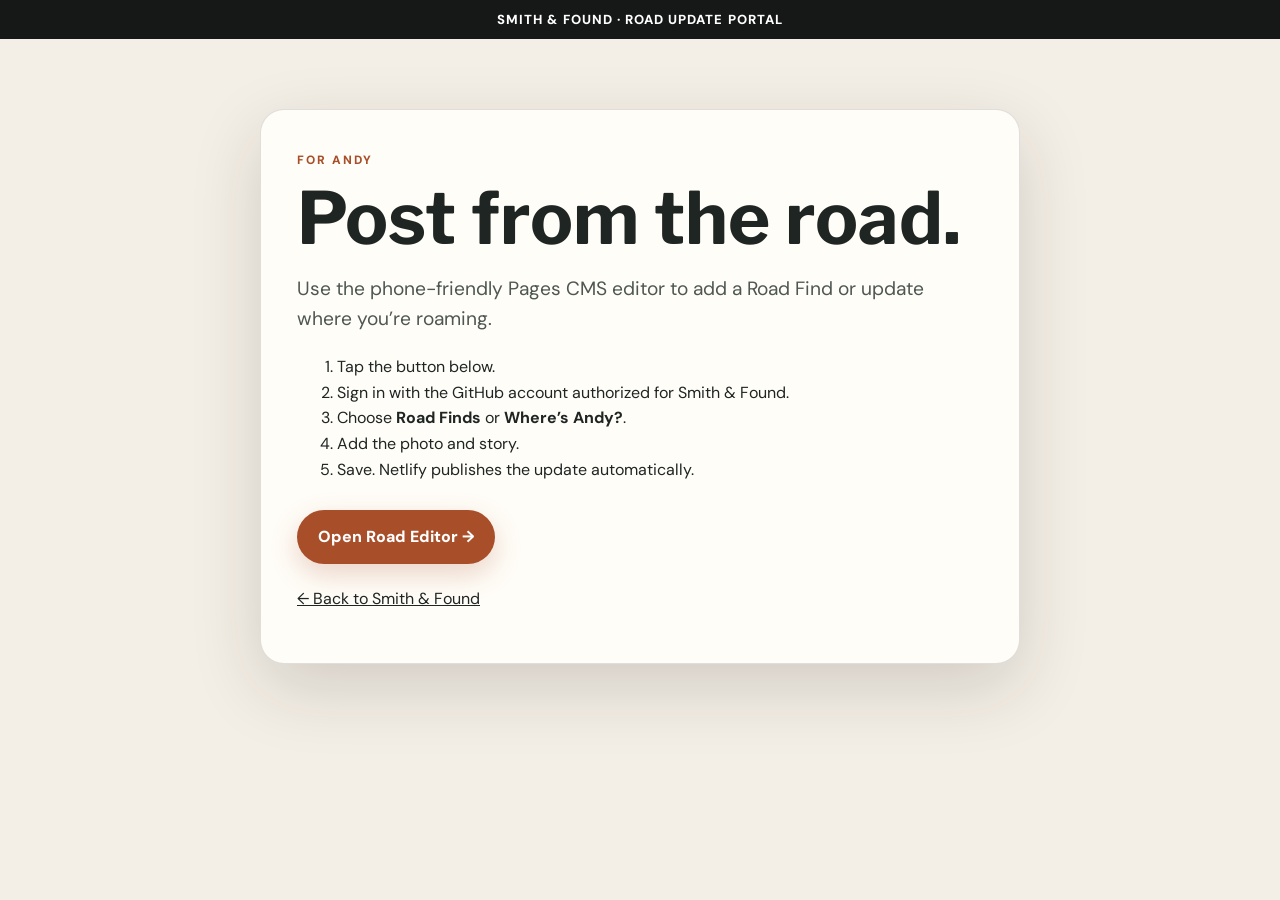
<file: admin/index.html>
<!doctype html>
<html lang="en">
<head>
  <meta charset="utf-8">
  <meta name="viewport" content="width=device-width,initial-scale=1">
  <title>Road Update Portal | Smith & Found</title>
  <link rel="stylesheet" href="/styles.css">
</head>
<body>
  <div class="topbar">SMITH & FOUND · ROAD UPDATE PORTAL</div>

  <main class="container">
    <div class="admin-card">
      <span class="section-kicker">FOR ANDY</span>
      <h1 style="font-family:'Libre Franklin',sans-serif;font-size:clamp(2.7rem,8vw,4.5rem);line-height:1;margin:10px 0 20px">Post from the road.</h1>

      <p class="lead">
        Use the phone-friendly Pages CMS editor to add a Road Find or update where you’re roaming.
      </p>

      <ol>
        <li>Tap the button below.</li>
        <li>Sign in with the GitHub account authorized for Smith & Found.</li>
        <li>Choose <strong>Road Finds</strong> or <strong>Where’s Andy?</strong>.</li>
        <li>Add the photo and story.</li>
        <li>Save. Netlify publishes the update automatically.</li>
      </ol>

      <p style="margin-top:28px">
        <a class="btn" href="https://app.pagescms.org/" target="_blank" rel="noopener">Open Road Editor →</a>
      </p>

      <p style="margin-top:22px"><a href="/">← Back to Smith & Found</a></p>
    </div>
  </main>
</body>
</html>
</file>
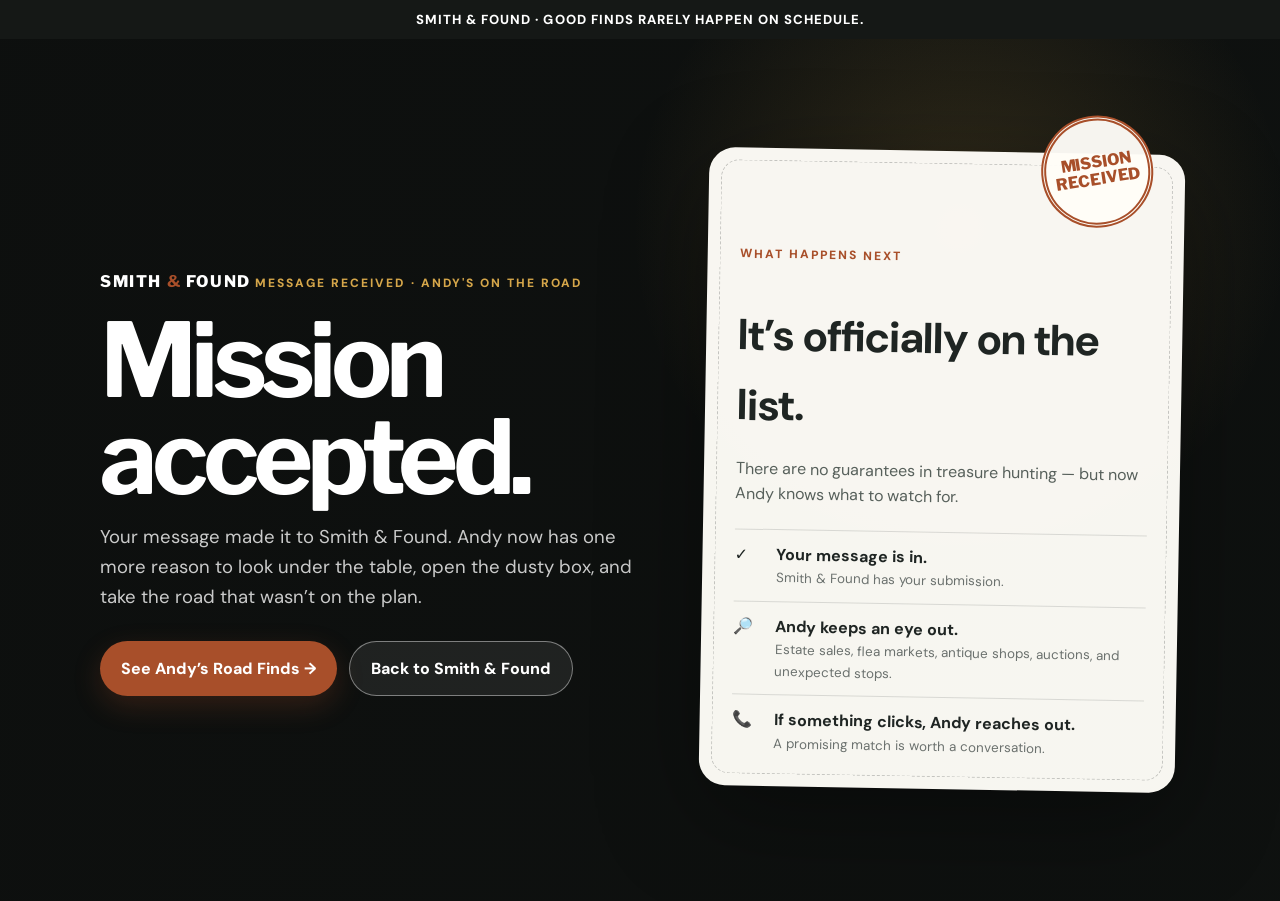
<file: thank-you.html>
<!doctype html>
<html lang="en">
<head>
  <meta charset="utf-8">
  <meta name="viewport" content="width=device-width,initial-scale=1">
  <meta name="theme-color" content="#1f2523">
  <meta name="description" content="Mission received by Smith & Found.">
  <title>Mission Received | Smith & Found</title>
  <link rel="stylesheet" href="/styles.css">
  <style>
    body.thanks{min-height:100vh;background:#111513;color:white}
    .thanks-wrap{
      min-height:calc(100vh - 38px);
      display:grid;
      place-items:center;
      padding:50px 0;
      position:relative;
      overflow:hidden;
      background:
        linear-gradient(100deg,rgba(13,15,14,.95),rgba(13,15,14,.68)),
        url('https://images.unsplash.com/photo-1517423568366-8b83523034fd?auto=format&fit=crop&w=2000&q=85') center/cover;
    }
    .thanks-wrap:after{
      content:"";
      position:absolute;inset:0;
      background:radial-gradient(circle at 75% 22%,rgba(213,166,74,.18),transparent 28%);
    }
    .thanks-grid{
      position:relative;z-index:2;
      width:min(1080px,calc(100% - 32px));
      display:grid;
      grid-template-columns:1.08fr .92fr;
      gap:46px;
      align-items:center;
    }
    .thanks-brand{
      color:white;text-decoration:none;
      font-family:'Libre Franklin',sans-serif;
      font-weight:800;letter-spacing:.10em
    }
    .thanks-brand b{color:var(--rust)}
    .thanks-copy h1{
      margin:18px 0;
      max-width:8ch;
      font-family:'Libre Franklin',sans-serif;
      font-size:clamp(3.6rem,8vw,7rem);
      line-height:.94;letter-spacing:-.055em
    }
    .thanks-copy p{max-width:650px;color:rgba(255,255,255,.78);font-size:1.16rem}
    .thanks-actions{display:flex;flex-wrap:wrap;gap:12px;margin-top:28px}
    .thanks-card{
      position:relative;
      padding:32px;
      background:rgba(255,253,248,.97);
      color:var(--ink);
      border-radius:26px;
      box-shadow:0 30px 100px rgba(0,0,0,.36);
      transform:rotate(1deg)
    }
    .thanks-card:before{
      content:"";
      position:absolute;inset:12px;
      border:1px dashed rgba(31,37,35,.24);
      border-radius:18px
    }
    .thanks-card>*{position:relative;z-index:1}
    .mission-stamp{
      width:112px;height:112px;
      margin:-70px 0 18px auto;
      display:grid;place-items:center;
      border:5px double var(--rust);
      border-radius:50%;
      color:var(--rust);
      background:rgba(255,253,248,.96);
      font-family:'Libre Franklin',sans-serif;
      font-weight:800;text-align:center;line-height:1.05;
      transform:rotate(-10deg)
    }
    .thanks-card h2{font-size:2.7rem;margin-bottom:10px}
    .thanks-card p{color:#57605b}
    .steps{list-style:none;padding:0;margin:22px 0 0;display:grid;gap:12px}
    .steps li{display:grid;grid-template-columns:32px 1fr;gap:10px;padding-top:12px;border-top:1px solid var(--line)}
    .steps strong{display:block}
    .steps small{display:block;color:#6b716e}
    @media(max-width:850px){
      .thanks-grid{grid-template-columns:1fr;gap:66px}
      .thanks-card{transform:none}
    }
  </style>
</head>
<body class="thanks">
  <div class="topbar">SMITH & FOUND · GOOD FINDS RARELY HAPPEN ON SCHEDULE.</div>

  <main class="thanks-wrap">
    <div class="thanks-grid">
      <section class="thanks-copy">
        <a class="thanks-brand" href="/">SMITH <b>&</b> FOUND</a>
        <div class="section-kicker gold" style="margin-top:30px">MESSAGE RECEIVED · ANDY'S ON THE ROAD</div>
        <h1 id="thanks-title">Mission accepted.</h1>
        <p id="thanks-lead">
          Your message made it to Smith & Found. Andy now has one more reason to look under the table,
          open the dusty box, and take the road that wasn’t on the plan.
        </p>
        <div class="thanks-actions">
          <a class="btn" href="/#finds">See Andy’s Road Finds →</a>
          <a class="btn btn-ghost" href="/">Back to Smith & Found</a>
        </div>
      </section>

      <aside class="thanks-card">
        <div class="mission-stamp">MISSION<br>RECEIVED</div>
        <span class="section-kicker">WHAT HAPPENS NEXT</span>
        <h2 id="card-title">It’s officially on the list.</h2>
        <p id="card-copy">There are no guarantees in treasure hunting — but now Andy knows what to watch for.</p>

        <ul class="steps">
          <li><span>✓</span><div><strong>Your message is in.</strong><small>Smith & Found has your submission.</small></div></li>
          <li><span>🔎</span><div><strong>Andy keeps an eye out.</strong><small>Estate sales, flea markets, antique shops, auctions, and unexpected stops.</small></div></li>
          <li><span>📞</span><div><strong>If something clicks, Andy reaches out.</strong><small>A promising match is worth a conversation.</small></div></li>
        </ul>
      </aside>
    </div>
  </main>

  <script>
    const from = new URLSearchParams(window.location.search).get('from');

    if (from === 'show-andy') {
      document.getElementById('thanks-title').textContent = 'Now you’ve got Andy curious.';
      document.getElementById('thanks-lead').textContent =
        'Your item is headed to Smith & Found. Andy will take a look when the road gives him a minute — and if it catches his eye, you may hear from him.';
      document.getElementById('card-title').textContent = 'The mystery is in Andy’s hands.';
      document.getElementById('card-copy').textContent =
        'A photo and a story are often enough to start. Andy will look for the details that other people miss.';
    }

    if (from === 'find-it') {
      document.getElementById('thanks-title').textContent = 'Your mission is on Andy’s list.';
      document.getElementById('thanks-lead').textContent =
        'You gave Andy something specific to hunt for. From here, he does what he loves: roam, notice, dig a little deeper, and see what turns up.';
    }
  </script>
</body>
</html>
</file>
<file: styles.css>
@import url('https://fonts.googleapis.com/css2?family=DM+Sans:wght@400;500;600;700;800&family=Libre+Franklin:wght@700;800&display=swap');

:root{
  --ink:#1f2523;
  --ink-2:#151816;
  --paper:#f4efe6;
  --paper-2:#e9e0d2;
  --rust:#a84f2a;
  --rust-dark:#7f351c;
  --gold:#d5a64a;
  --white:#fffdf8;
  --line:rgba(31,37,35,.14);
  --shadow:0 24px 70px rgba(28,26,22,.16);
}

*{box-sizing:border-box}
html{scroll-behavior:smooth}
body{
  margin:0;
  color:var(--ink);
  background:var(--paper);
  font-family:'DM Sans',system-ui,sans-serif;
  line-height:1.6;
}
a{color:inherit}
img{max-width:100%;display:block}
.container{width:min(1180px,calc(100% - 36px));margin:0 auto}

.topbar{
  display:flex;
  justify-content:center;
  align-items:center;
  gap:10px;
  background:var(--ink-2);
  color:#fff;
  padding:9px 16px;
  text-align:center;
  font-size:.82rem;
  font-weight:800;
  letter-spacing:.08em;
}
.topbar-detail{font-weight:500;color:rgba(255,255,255,.68);letter-spacing:.03em}
.pulse-dot{
  width:8px;height:8px;border-radius:50%;
  background:var(--gold);
  box-shadow:0 0 0 0 rgba(213,166,74,.7);
  animation:pulse 2.2s infinite;
}
@keyframes pulse{
  0%{box-shadow:0 0 0 0 rgba(213,166,74,.5)}
  70%{box-shadow:0 0 0 10px rgba(213,166,74,0)}
  100%{box-shadow:0 0 0 0 rgba(213,166,74,0)}
}

.nav{
  position:sticky;top:0;z-index:50;
  backdrop-filter:blur(14px);
  background:rgba(244,239,230,.95);
  border-bottom:1px solid var(--line);
}
.nav-inner{
  min-height:76px;
  display:flex;
  align-items:center;
  justify-content:space-between;
  gap:24px;
}
.brand{text-decoration:none;display:flex;flex-direction:column;line-height:1}
.brand-main{
  font-family:'Libre Franklin',sans-serif;
  font-size:1.24rem;
  font-weight:800;
  letter-spacing:.085em;
}
.brand-main b{color:var(--rust)}
.brand-tag{
  margin-top:7px;
  color:#737873;
  font-size:.65rem;
  font-weight:700;
  letter-spacing:.16em;
  text-transform:uppercase;
}
.nav-links{display:flex;align-items:center;gap:22px}
.nav-links a{text-decoration:none;font-weight:700;font-size:.94rem}
.nav-links>a:not(.btn){position:relative}
.nav-links>a:not(.btn)::after{
  content:"";
  position:absolute;
  left:0;right:100%;bottom:-6px;height:2px;
  background:var(--rust);
  transition:right .2s ease;
}
.nav-links>a:not(.btn):hover::after{right:0}

.btn{
  display:inline-flex;
  align-items:center;
  justify-content:center;
  gap:10px;
  border:0;
  border-radius:999px;
  padding:14px 21px;
  background:var(--rust);
  color:white;
  font-weight:800;
  text-decoration:none;
  cursor:pointer;
  box-shadow:0 10px 28px rgba(168,79,42,.24);
  transition:transform .18s ease,box-shadow .18s ease,background .18s ease;
}
.btn:hover{transform:translateY(-2px);box-shadow:0 16px 34px rgba(168,79,42,.32);background:#b85730}
.btn-small{padding:12px 18px}
.btn-ghost{
  background:rgba(255,255,255,.08);
  border:1px solid rgba(255,255,255,.42);
  box-shadow:none;
}
.btn-ghost:hover{background:rgba(255,255,255,.15);box-shadow:none}
.btn-dark{background:var(--ink)}
.btn-dark:hover{background:#2d3531}

.hero{
  position:relative;
  overflow:hidden;
  color:white;
  min-height:calc(100vh - 108px);
  background:
    linear-gradient(90deg,rgba(15,17,16,.96) 0%,rgba(15,17,16,.82) 44%,rgba(15,17,16,.40) 100%),
    url('https://images.unsplash.com/photo-1528698827591-e19ccd7bc23d?auto=format&fit=crop&w=2000&q=85') center/cover;
}
.hero:before{
  content:"";
  position:absolute;inset:0;
  background:
    radial-gradient(circle at 78% 18%,rgba(213,166,74,.22),transparent 24%),
    linear-gradient(to top,rgba(0,0,0,.18),transparent 38%);
}
.hero-grain{
  position:absolute;inset:0;opacity:.14;pointer-events:none;
  background-image:
    radial-gradient(rgba(255,255,255,.28) .7px,transparent .7px);
  background-size:7px 7px;
}
.hero-grid{
  position:relative;z-index:2;
  display:grid;
  grid-template-columns:1.06fr .94fr;
  align-items:center;
  gap:52px;
  min-height:calc(100vh - 108px);
  padding:62px 0 76px;
}
.hero-copy{max-width:690px}
.eyebrow,.section-kicker,.label-rust{
  display:inline-block;
  font-size:.75rem;
  font-weight:800;
  letter-spacing:.17em;
  text-transform:uppercase;
  color:var(--gold);
}
.hero h1{
  margin:15px 0 22px;
  max-width:10.8ch;
  font-family:'Libre Franklin',sans-serif;
  font-size:clamp(3.2rem,6vw,5.7rem);
  line-height:.98;
  letter-spacing:-.055em;
}
.hero h1 span{color:#fff4df}
.hero-lead{
  max-width:640px;
  margin:0 0 28px;
  color:rgba(255,255,255,.86);
  font-size:clamp(1rem,1.8vw,1.25rem);
}
.hero-actions{display:flex;flex-wrap:wrap;gap:12px}
.hero-stats{
  display:grid;
  grid-template-columns:1fr 1.3fr;
  gap:12px;
  margin-top:26px;
  max-width:690px;
}
.stat{
  padding:14px 16px;
  border:1px solid rgba(255,255,255,.16);
  border-radius:18px;
  background:rgba(255,255,255,.08);
  backdrop-filter:blur(10px);
}
.stat-label{
  display:block;
  margin-bottom:4px;
  color:var(--gold);
  font-size:.69rem;
  font-weight:800;
  letter-spacing:.14em;
}
.stat strong{font-size:.92rem}

.field-board{display:grid;gap:18px;justify-items:end}
.field-photo{
  position:relative;
  width:min(100%,475px);
  aspect-ratio:4/4.6;
  overflow:hidden;
  border-radius:28px;
  border:1px solid rgba(255,255,255,.26);
  box-shadow:0 28px 90px rgba(0,0,0,.35);
  background:
    linear-gradient(to top,rgba(14,16,15,.80),rgba(14,16,15,.08)),
    url('https://images.unsplash.com/photo-1517502474097-f9b30659dadb?auto=format&fit=crop&w=1400&q=85') center/cover;
}
.field-chip{
  position:absolute;top:18px;left:18px;
  padding:9px 13px;
  background:rgba(18,20,19,.76);
  border:1px solid rgba(255,255,255,.16);
  border-radius:999px;
  font-size:.72rem;font-weight:800;letter-spacing:.12em;
}
.field-photo-copy{
  position:absolute;left:22px;right:22px;bottom:22px;
  padding:16px 18px;
  border-radius:18px;
  background:rgba(19,21,20,.67);
  backdrop-filter:blur(10px);
}
.field-photo-copy span{
  display:block;color:var(--gold);font-size:.72rem;font-weight:800;letter-spacing:.15em;text-transform:uppercase
}
.field-photo-copy strong{font-size:1.4rem}

.field-card{
  width:min(100%,430px);
  margin-top:-88px;
  margin-right:22px;
  position:relative;
  z-index:3;
  padding:22px;
  color:var(--ink);
  background:rgba(255,253,248,.97);
  border:1px solid rgba(255,255,255,.6);
  border-radius:24px;
  box-shadow:0 24px 70px rgba(0,0,0,.30);
}
.field-card-head{display:flex;align-items:flex-start;justify-content:space-between;gap:20px}
.label-rust{color:var(--rust)}
.field-card h2{
  margin:4px 0 8px;
  font-family:'Libre Franklin',sans-serif;
  font-size:2.3rem;
  letter-spacing:-.04em;
}
.field-card p{margin:0;color:#59615d}
.stamp{
  width:78px;height:78px;flex:0 0 78px;
  display:grid;place-items:center;
  border:4px double var(--rust);
  border-radius:50%;
  color:var(--rust);
  font-size:.65rem;
  font-weight:800;
  line-height:1.05;
  text-align:center;
  letter-spacing:.08em;
  transform:rotate(-9deg);
}
.field-list{list-style:none;margin:18px 0 0;padding:0;display:grid;gap:12px}
.field-list li{
  display:grid;grid-template-columns:32px 1fr;gap:10px;align-items:start;
  padding-top:12px;border-top:1px solid var(--line)
}
.field-icon{font-size:1.15rem}
.field-list strong{display:block;font-size:.95rem}
.field-list small{display:block;color:#6b716e}

.scroll-cue{
  position:absolute;z-index:3;bottom:20px;left:50%;
  transform:translateX(-50%);
  display:flex;align-items:center;gap:8px;
  color:rgba(255,255,255,.72);
  text-decoration:none;
  font-size:.68rem;
  letter-spacing:.16em;
  font-weight:800;
}
.scroll-cue b{font-size:1.2rem;color:var(--gold)}

.section{padding:96px 0}
.section-light{background:var(--white)}
.section-kicker{color:var(--rust)}
.gold{color:var(--gold)}
.section h2{
  margin:8px 0 20px;
  font-family:'Libre Franklin',sans-serif;
  font-size:clamp(2.3rem,5vw,4.6rem);
  line-height:1.03;
  letter-spacing:-.045em;
}
.split{
  display:grid;
  grid-template-columns:1.05fr .95fr;
  gap:58px;
  align-items:center;
}
.lead{font-size:1.2rem;color:#4e5752}
.rule{width:82px;height:4px;margin:22px 0;background:var(--rust);border-radius:99px}
blockquote{
  margin:34px 0 0;
  padding:20px 0 20px 24px;
  border-left:4px solid var(--rust);
  font-family:'Libre Franklin',sans-serif;
  font-size:1.55rem;
  line-height:1.25;
}
.about-photo{
  min-height:540px;
  position:relative;
  border-radius:26px;
  box-shadow:var(--shadow);
  transform:rotate(1deg);
  background:
    linear-gradient(to top,rgba(18,20,19,.60),transparent 38%),
    url('https://images.unsplash.com/photo-1482192505345-5655af888cc4?auto=format&fit=crop&w=1400&q=85') center/cover;
}
.photo-tape{
  position:absolute;width:110px;height:28px;
  background:rgba(230,215,183,.86);
  box-shadow:0 2px 4px rgba(0,0,0,.14);
}
.tape-one{top:-8px;left:36px;transform:rotate(-8deg)}
.tape-two{bottom:-8px;right:52px;transform:rotate(7deg)}
.about-photo-caption{
  position:absolute;left:20px;right:20px;bottom:20px;
  padding:16px 18px;
  border-radius:16px;
  background:rgba(17,19,18,.72);
  color:white;
  backdrop-filter:blur(9px);
}
.about-photo-caption span{display:block;color:var(--gold);font-size:.7rem;font-weight:800;letter-spacing:.14em}
.about-photo-caption strong{font-size:1.15rem}

.purpose{background:var(--paper)}
.section-heading-row{
  display:grid;
  grid-template-columns:1.2fr .8fr;
  align-items:end;
  gap:50px;
  margin-bottom:34px;
}
.section-heading-row p{margin:0;color:#5b625f;font-size:1.06rem}
.cards{display:grid;grid-template-columns:repeat(3,1fr);gap:22px}
.card{
  position:relative;
  padding:28px;
  min-height:340px;
  overflow:hidden;
  border:1px solid var(--line);
  border-radius:24px;
  background:var(--white);
  box-shadow:0 12px 34px rgba(31,37,35,.08);
  transition:transform .2s ease,box-shadow .2s ease;
}
.card:hover{transform:translateY(-5px);box-shadow:0 20px 46px rgba(31,37,35,.13)}
.card.featured{background:var(--ink);color:white}
.card-number{
  position:absolute;top:14px;right:18px;
  color:rgba(31,37,35,.08);
  font-family:'Libre Franklin',sans-serif;
  font-size:4.8rem;font-weight:800;line-height:1
}
.featured .card-number{color:rgba(255,255,255,.08)}
.card-icon{font-size:2.1rem;margin-bottom:20px}
.card h3{margin:0 0 12px;font-family:'Libre Franklin',sans-serif;font-size:1.45rem}
.card p{color:#606763}
.featured p{color:rgba(255,255,255,.72)}
.card a{
  position:absolute;left:28px;bottom:26px;
  color:var(--rust);font-weight:800;text-decoration:none
}
.featured a{color:var(--gold)}

.finds-grid{display:grid;grid-template-columns:repeat(3,1fr);gap:24px}
.find-card{
  background:var(--white);
  border:1px solid var(--line);
  border-radius:22px;
  overflow:hidden;
  box-shadow:0 12px 34px rgba(31,37,35,.08)
}
.find-card img{width:100%;aspect-ratio:4/3;object-fit:cover;background:var(--paper-2)}
.find-copy{padding:20px}
.find-card .meta{
  color:var(--rust);
  font-size:.72rem;font-weight:800;letter-spacing:.12em;text-transform:uppercase
}
.find-card h3{margin:8px 0 10px;font-family:'Libre Franklin',sans-serif}
.find-card p{margin:0;color:#5a625e}
.empty-state{
  grid-column:1/-1;
  padding:44px;
  border:1px dashed rgba(31,37,35,.26);
  border-radius:22px;
  text-align:center;
  background:rgba(244,239,230,.55);
}

.whereabouts{
  background:
    linear-gradient(90deg,rgba(31,37,35,.96),rgba(31,37,35,.80)),
    url('https://images.unsplash.com/photo-1473448912268-2022ce9509d8?auto=format&fit=crop&w=1800&q=80') center/cover;
  color:white;
}
.status-card{
  display:grid;
  grid-template-columns:.7fr 1.3fr;
  gap:34px;
  align-items:center;
  padding:34px;
  border:1px solid rgba(255,255,255,.16);
  background:rgba(255,255,255,.08);
  border-radius:26px;
  backdrop-filter:blur(12px);
}
.status-mark{
  font-family:'Libre Franklin',sans-serif;
  font-size:clamp(3rem,7vw,6.5rem);
  line-height:.9;font-weight:800;color:var(--gold)
}
.status-card h3{font-family:'Libre Franklin',sans-serif;font-size:2rem;margin:0 0 8px}
.status-card p{margin:0;color:rgba(255,255,255,.77)}
.status-loading{grid-column:1/-1}

.mission{background:var(--ink-2);color:white}
.form-grid{display:grid;grid-template-columns:.85fr 1.15fr;gap:54px;align-items:start}
.form-copy h2{color:white}
.lead-light{font-size:1.15rem;color:rgba(255,255,255,.72)}
.mission-note{
  margin-top:28px;padding:18px 20px;
  border:1px solid rgba(255,255,255,.16);
  border-radius:18px;
  background:rgba(255,255,255,.06)
}
.mission-note span{display:block;color:var(--gold);font-size:.7rem;font-weight:800;letter-spacing:.14em}
.mission-note strong{display:block;margin-top:5px;font-size:1.05rem}
form{
  padding:28px;
  background:var(--white);
  color:var(--ink);
  border:1px solid var(--line);
  border-radius:24px;
  box-shadow:var(--shadow)
}
.field{margin-bottom:17px}
label{display:block;margin-bottom:7px;font-weight:800}
input,textarea,select{
  width:100%;
  border:1px solid #c9c2b7;
  border-radius:11px;
  background:white;
  color:var(--ink);
  padding:13px 14px;
  font:inherit;
  outline:none;
}
input:focus,textarea:focus,select:focus{border-color:var(--rust);box-shadow:0 0 0 3px rgba(168,79,42,.12)}
textarea{min-height:125px;resize:vertical}
.grid-2{display:grid;grid-template-columns:1fr 1fr;gap:14px}
.form-btn{width:100%;margin-top:4px}
.form-note{margin:12px 0 0;color:#747a76;text-align:center;font-size:.84rem}
.inverse{grid-template-columns:1fr 1fr}
.dark-copy h2{color:var(--ink)}

.contact-strip{background:var(--rust);color:white}
.contact-inner{
  display:flex;align-items:center;justify-content:space-between;gap:24px;padding:34px 0
}
.contact-inner strong{
  display:block;font-family:'Libre Franklin',sans-serif;font-size:1.28rem;letter-spacing:.08em
}
.contact-inner span{color:rgba(255,255,255,.72)}
.contact-links{display:flex;flex-direction:column;align-items:flex-end}
.contact-links a{color:white;font-weight:800}

footer{background:#121513;color:rgba(255,255,255,.68);padding:42px 0}
.footer-grid{display:flex;justify-content:space-between;gap:20px;align-items:flex-end}
.footer-brand{color:white;font-family:'Libre Franklin',sans-serif;font-weight:800;letter-spacing:.08em}
.footer-brand span{color:var(--rust)}
.footer-right{text-align:right}
.small{font-size:.84rem}
.admin-link{display:inline-block;margin-top:8px;color:white;font-weight:700;text-decoration:none}

.admin-card{
  max-width:760px;
  margin:70px auto;
  padding:36px;
  background:var(--white);
  border:1px solid var(--line);
  border-radius:24px;
  box-shadow:var(--shadow)
}

@media(max-width:1040px){
  .hero-grid{grid-template-columns:1fr;min-height:auto;padding-top:58px}
  .hero{min-height:auto}
  .field-board{justify-items:stretch}
  .field-photo,.field-card{width:100%;max-width:none}
  .field-card{margin:-70px 24px 0 24px;width:calc(100% - 48px)}
}
@media(max-width:900px){
  .nav-links>a:not(.btn){display:none}
  .brand-tag{display:none}
  .split,.form-grid,.inverse,.section-heading-row,.status-card{grid-template-columns:1fr}
  .cards,.finds-grid{grid-template-columns:1fr 1fr}
  .about-photo{min-height:430px;order:-1}
  .section-heading-row{gap:14px}
  .footer-grid{align-items:flex-start}
}
@media(max-width:640px){
  .container{width:min(100% - 24px,1180px)}
  .topbar{font-size:.7rem;flex-wrap:wrap}
  .topbar-detail{display:none}
  .nav-inner{min-height:68px}
  .nav-links .btn{padding:10px 13px;font-size:.78rem}
  .hero-grid{padding:46px 0 72px}
  .hero h1{font-size:clamp(3rem,14vw,4.7rem);max-width:9.5ch}
  .hero-stats{grid-template-columns:1fr}
  .field-card{margin:-44px 12px 0;width:calc(100% - 24px)}
  .section{padding:70px 0}
  .cards,.finds-grid,.grid-2{grid-template-columns:1fr}
  .card{min-height:310px}
  .contact-inner,.footer-grid{flex-direction:column;align-items:flex-start}
  .contact-links{align-items:flex-start}
  .footer-right{text-align:left}
  form{padding:20px}
}
</file>
